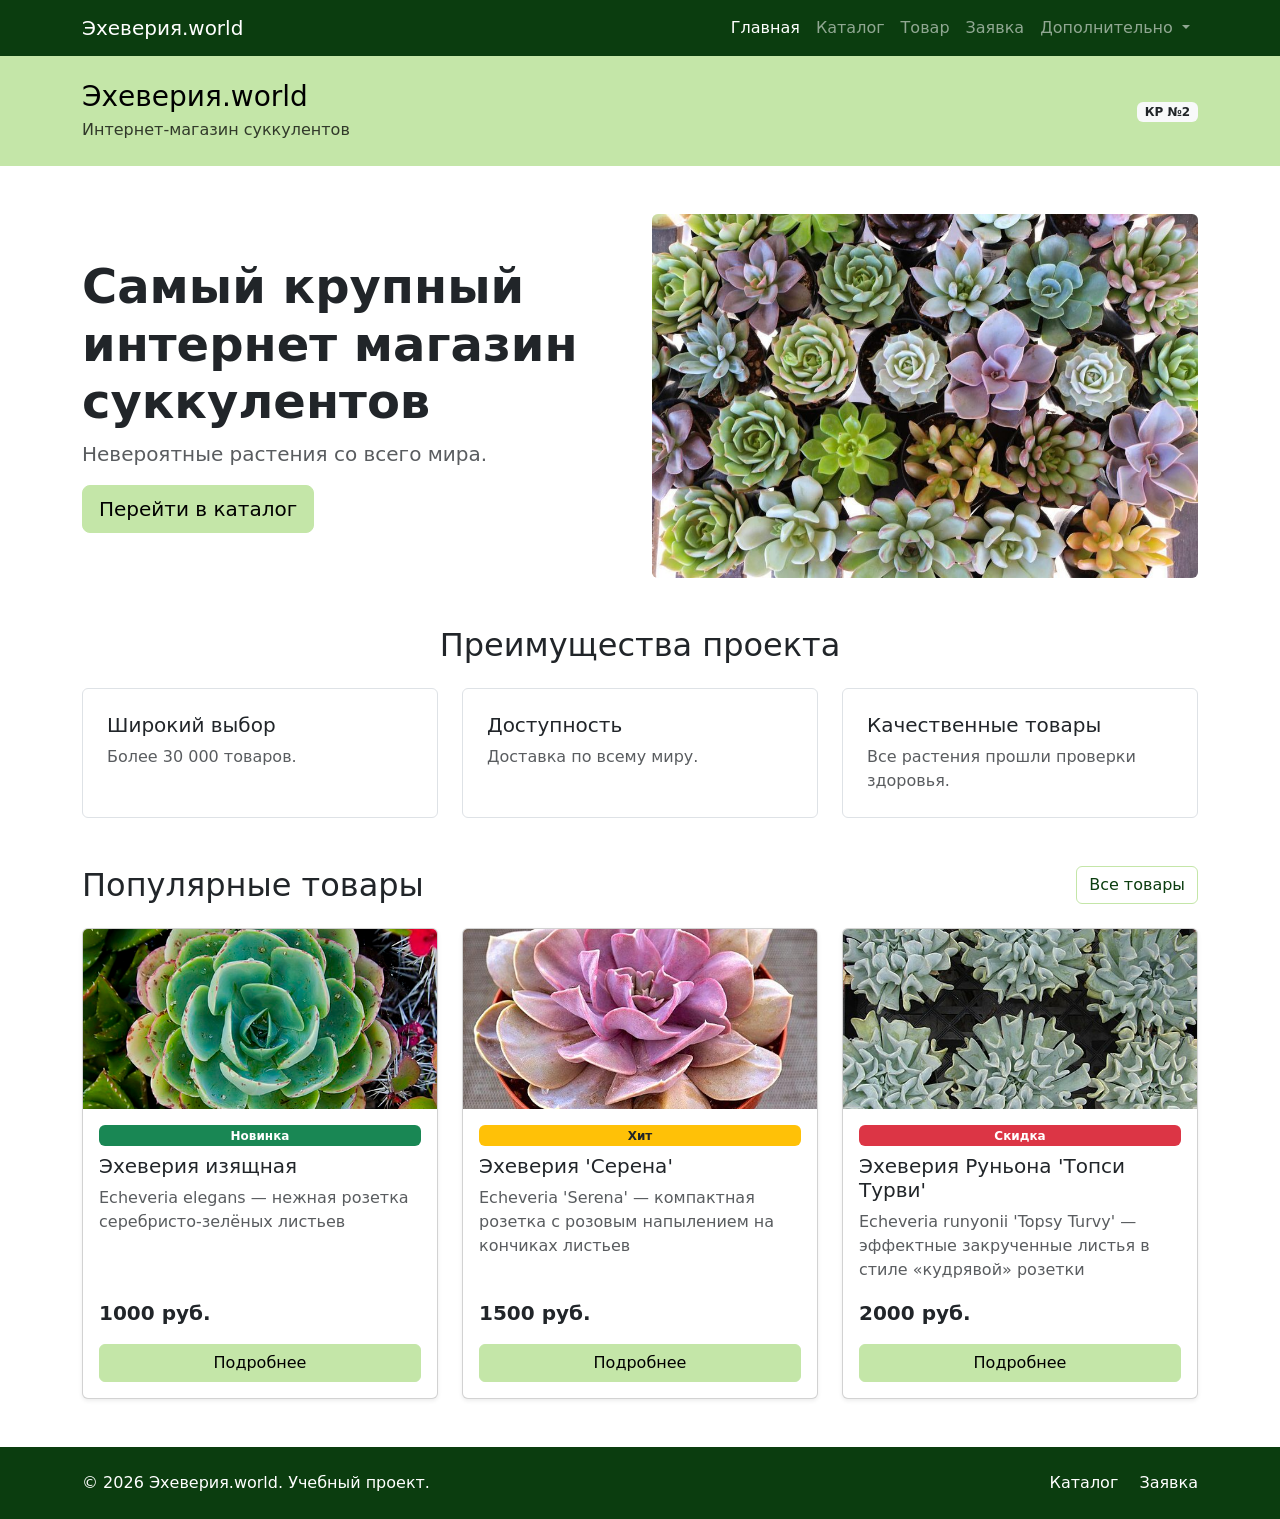
<file: index.html>
<!DOCTYPE html>
<html lang="ru">

<head>
    <meta charset="UTF-8">
    <meta name="viewport" content="width=device-width, initial-scale=1.0">
    <title>Главная — Эхеверия.world</title>
    <link href="https://cdn.jsdelivr.net/npm/bootstrap@5.3.8/dist/css/bootstrap.min.css" rel="stylesheet">
    <link rel="stylesheet" href="css/custom.css">
</head>

<body>
    <nav class="navbar navbar-expand-lg navbar-dark bg-dark">
        <div class="container">
            <a class="navbar-brand" href="index.html">Эхеверия.world</a>
            <button class="navbar-toggler" type="button" data-bs-toggle="collapse" data-bs-target="#mainNavbar"
                aria-controls="mainNavbar" aria-expanded="false" aria-label="Переключить навигацию">
                <span class="navbar-toggler-icon"></span>
            </button>
            <div class="collapse navbar-collapse" id="mainNavbar">
                <ul class="navbar-nav ms-auto">
                    <li class="nav-item">
                        <a class="nav-link active" href="index.html">Главная</a>
                    </li>
                    <li class="nav-item">
                        <a class="nav-link" href="catalog.html">Каталог</a>
                    </li>
                    <li class="nav-item">
                        <a class="nav-link" href="product.html">Товар</a>
                    </li>
                    <li class="nav-item">
                        <a class="nav-link" href="order.html">Заявка</a>
                    </li>
                    <li class="nav-item dropdown">
                        <a class="nav-link dropdown-toggle" href="#" role="button" data-bs-toggle="dropdown"
                            aria-expanded="false">
                            Дополнительно
                        </a>
                        <ul class="dropdown-menu">
                            <li><a class="dropdown-item" href="catalog.html">Все товары</a></li>
                            <li><a class="dropdown-item" href="order.html">Оформить заявку</a></li>
                            <li><a class="dropdown-item" href="index.html#popular">Популярное</a></li>
                        </ul>
                    </li>
                </ul>
            </div>
        </div>
    </nav>

    <header class="bg-primary text-dark py-4">
        <div class="container">
            <div class="row align-items-center">
                <div class="col-12 col-md-8">
                    <h1 class="h3 mb-1">Эхеверия.world</h1>
                    <p class="mb-0 opacity-75">Интернет-магазин суккулентов</p>
                </div>
                <div class="col-12 col-md-4 text-md-end mt-3 mt-md-0">
                    <span class="badge bg-light text-dark">КР №2</span>
                </div>
            </div>
        </div>
    </header>

    <main>
        <section class="container my-5">
            <div class="row align-items-center g-4">
                <div class="col-12 col-lg-6">
                    <h2 class="display-5 fw-bold">Самый крупный интернет магазин суккулентов</h2>
                    <p class="lead text-muted">
                        Невероятные растения со всего мира.
                    </p>
                    <a class="btn btn-primary btn-lg" href="catalog.html">Перейти в каталог</a>
                </div>
                <div class="col-12 col-lg-6">
                    <img src="images/banner.jpg" class="img-fluid rounded" alt="Баннер магазина">
                </div>
            </div>
        </section>

        <section class="container my-5">
            <h2 class="text-center mb-4">Преимущества проекта</h2>
            <div class="row g-4">
                <div class="col-12 col-md-4">
                    <div class="p-4 border rounded h-100 bg-white">
                        <h3 class="h5">Широкий выбор</h3>
                        <p class="mb-0 text-muted">Более 30 000 товаров.</p>
                    </div>
                </div>
                <div class="col-12 col-md-4">
                    <div class="p-4 border rounded h-100 bg-white">
                        <h3 class="h5">Доступность</h3>
                        <p class="mb-0 text-muted">Доставка по всему миру.</p>
                    </div>
                </div>
                <div class="col-12 col-md-4">
                    <div class="p-4 border rounded h-100 bg-white">
                        <h3 class="h5">Качественные товары</h3>
                        <p class="mb-0 text-muted">Все растения прошли проверки здоровья.</p>
                    </div>
                </div>
            </div>
        </section>

        <section class="container my-5" id="popular">
            <div class="d-flex justify-content-between align-items-center mb-4">
                <h2 class="mb-0">Популярные товары</h2>
                <a class="btn btn-outline-primary" href="catalog.html">Все товары</a>
            </div>
            <div class="row g-4">
                <div class="col-12 col-md-6 col-lg-4">
                    <div class="card h-100 shadow-sm">
                        <img src="images/echeveria1.jpg" class="card-img-top" alt="Товар 1">
                        <div class="card-body d-flex flex-column">
                            <span class="badge bg-success mb-2">Новинка</span>
                            <h3 class="card-title h5">Эхеверия изящная</h3>
                            <p class="card-text text-muted">Echeveria elegans — нежная розетка серебристо-зелёных листьев</p>
                            <p class="fw-bold fs-5 mt-auto">1000 руб.</p>
                            <a class="btn btn-primary" href="product.html">Подробнее</a>
                        </div>
                    </div>
                </div>
                <div class="col-12 col-md-6 col-lg-4">
                    <div class="card h-100 shadow-sm">
                        <img src="images/echeveria2.jpg" class="card-img-top" alt="Товар 2">
                        <div class="card-body d-flex flex-column">
                            <span class="badge bg-warning text-dark mb-2">Хит</span>
                            <h3 class="card-title h5">Эхеверия 'Серена'</h3>
                            <p class="card-text text-muted">Echeveria 'Serena' — компактная розетка с розовым напылением на кончиках листьев</p>
                            <p class="fw-bold fs-5 mt-auto">1500 руб.</p>
                            <a class="btn btn-primary" href="product.html">Подробнее</a>
                        </div>
                    </div>
                </div>
                <div class="col-12 col-md-6 col-lg-4">
                    <div class="card h-100 shadow-sm">
                        <img src="images/echeveria3.jpg" class="card-img-top" alt="Товар 3">
                        <div class="card-body d-flex flex-column">
                            <span class="badge bg-danger mb-2">Скидка</span>
                            <h3 class="card-title h5">Эхеверия Руньона 'Топси Турви'</h3>
                            <p class="card-text text-muted">Echeveria runyonii 'Topsy Turvy' — эффектные закрученные листья в стиле «кудрявой» розетки</p>
                            <p class="fw-bold fs-5 mt-auto">2000 руб.</p>
                            <a class="btn btn-primary" href="product.html">Подробнее</a>
                        </div>
                    </div>
                </div>
            </div>
        </section>
    </main>

    <footer class="bg-dark text-white py-4 mt-5">
        <div class="container">
            <div class="row align-items-center g-3">
                <div class="col-12 col-md-6">
                    <p class="mb-0">&copy; 2026 Эхеверия.world. Учебный проект.</p>
                </div>
                <div class="col-12 col-md-6 text-md-end">
                    <a class="text-white text-decoration-none me-3" href="catalog.html">Каталог</a>
                    <a class="text-white text-decoration-none" href="order.html">Заявка</a>
                </div>
            </div>
        </div>
    </footer>

    <script src="https://cdn.jsdelivr.net/npm/bootstrap@5.3.8/dist/js/bootstrap.bundle.min.js"></script>
</body>

</html>
</file>
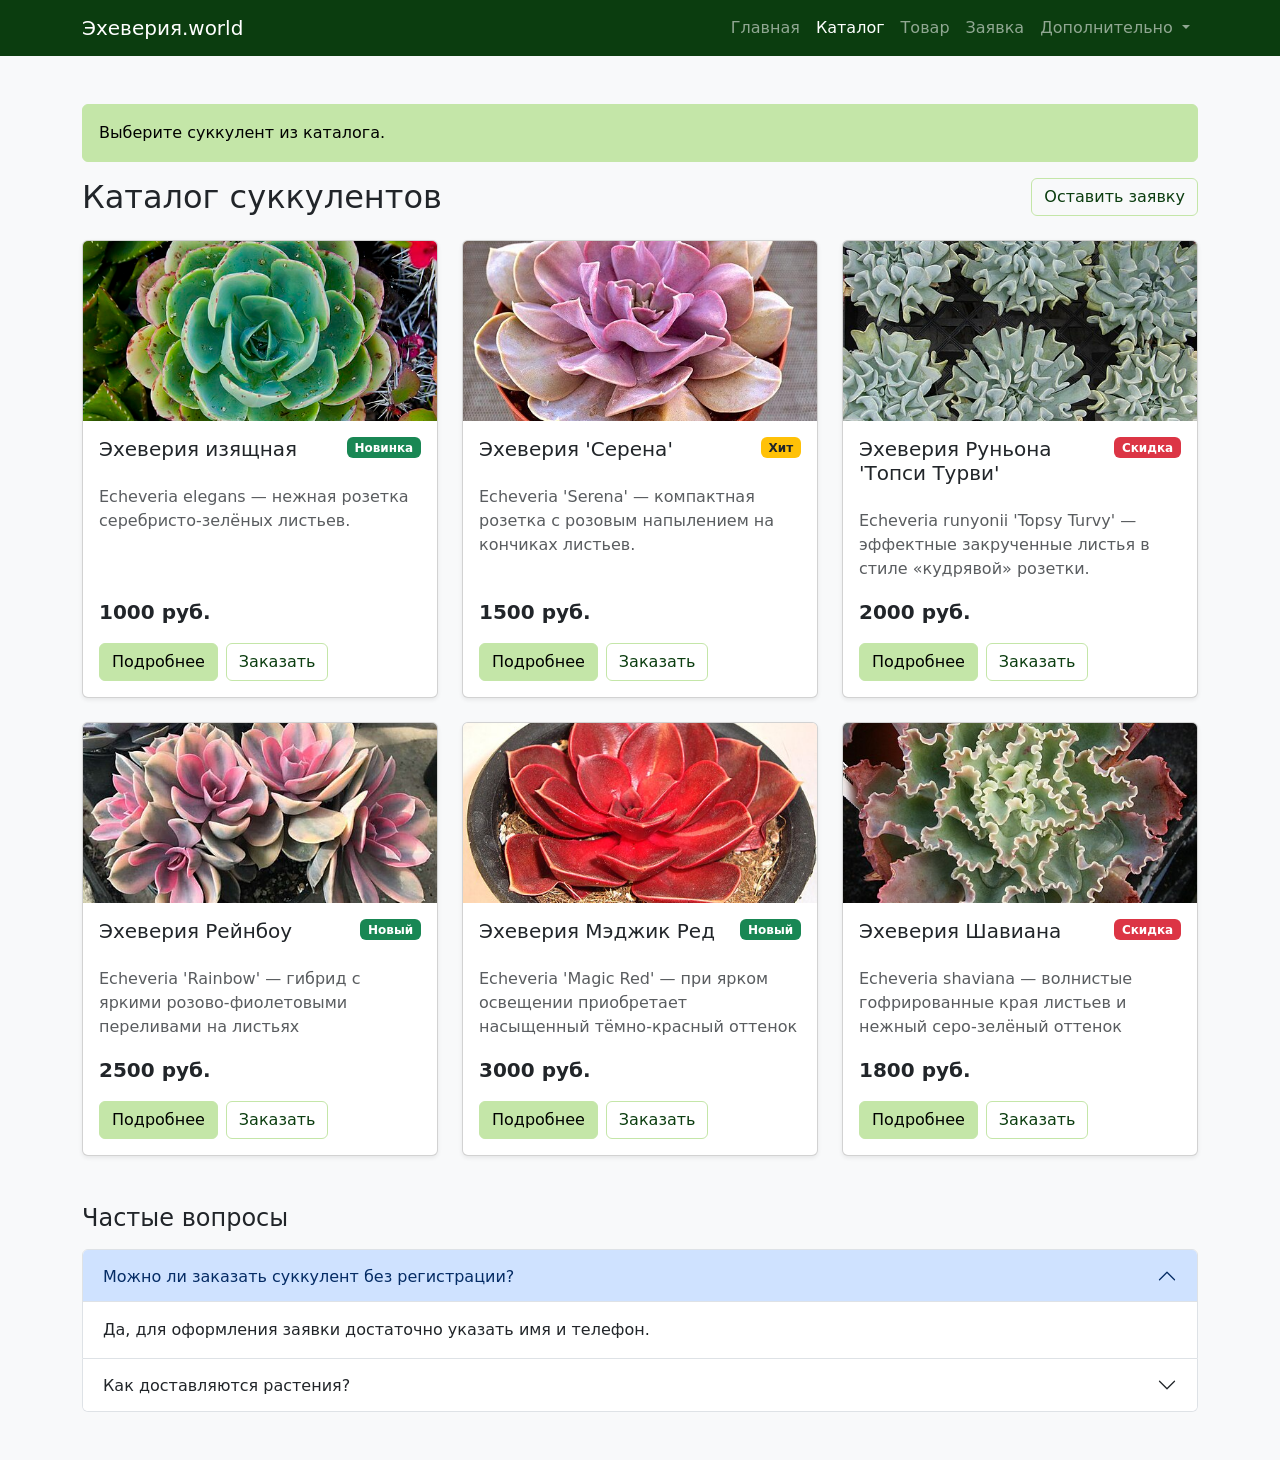
<file: catalog.html>
<!DOCTYPE html>
<html lang="ru">

<head>
    <meta charset="UTF-8">
    <meta name="viewport" content="width=device-width, initial-scale=1.0">
    <title>Каталог — Эхеверия.world</title>
    <link href="https://cdn.jsdelivr.net/npm/bootstrap@5.3.8/dist/css/bootstrap.min.css" rel="stylesheet">
    <link rel="stylesheet" href="css/custom.css">
</head>

<body class="bg-light">
    <nav class="navbar navbar-expand-lg navbar-dark bg-dark">
        <div class="container">
            <a class="navbar-brand" href="index.html">Эхеверия.world</a>
            <button class="navbar-toggler" type="button" data-bs-toggle="collapse" data-bs-target="#mainNavbar"
                aria-controls="mainNavbar" aria-expanded="false" aria-label="Переключить навигацию">
                <span class="navbar-toggler-icon"></span>
            </button>
            <div class="collapse navbar-collapse" id="mainNavbar">
                <ul class="navbar-nav ms-auto">
                    <li class="nav-item">
                        <a class="nav-link" href="index.html">Главная</a>
                    </li>
                    <li class="nav-item">
                        <a class="nav-link active" href="catalog.html">Каталог</a>
                    </li>
                    <li class="nav-item">
                        <a class="nav-link" href="product.html">Товар</a>
                    </li>
                    <li class="nav-item">
                        <a class="nav-link" href="order.html">Заявка</a>
                    </li>
                    <li class="nav-item dropdown">
                        <a class="nav-link dropdown-toggle" href="#" role="button" data-bs-toggle="dropdown"
                            aria-expanded="false">
                            Дополнительно
                        </a>
                        <ul class="dropdown-menu">
                            <li><a class="dropdown-item" href="catalog.html">Все товары</a></li>
                            <li><a class="dropdown-item" href="order.html">Оформить заявку</a></li>
                            <li><a class="dropdown-item" href="index.html#popular">Популярное</a></li>
                        </ul>
                    </li>
                </ul>
            </div>
        </div>
    </nav>

    <main class="container my-5">
        <div class="alert alert-info" role="alert">
            Выберите суккулент из каталога.
        </div>

        <div class="d-flex justify-content-between align-items-center mb-4">
            <h1 class="h2 mb-0">Каталог суккулентов</h1>
            <a class="btn btn-outline-primary" href="order.html">Оставить заявку</a>
        </div>

        <div class="row g-4">
            <!-- Товар 1 -->
            <div class="col-12 col-md-6 col-lg-4">
                <div class="card h-100 shadow-sm">
                    <img src="images/echeveria1.jpg" class="card-img-top" alt="Эхеверия изящная">
                    <div class="card-body d-flex flex-column">
                        <div class="d-flex justify-content-between align-items-start mb-3">
                            <h2 class="card-title h5">Эхеверия изящная</h2>
                            <span class="badge bg-success">Новинка</span>
                        </div>
                        <p class="card-text text-muted">
                            Echeveria elegans — нежная розетка серебристо-зелёных листьев.
                        </p>
                        <p class="fw-bold fs-5 mt-auto">1000 руб.</p>
                        <div class="d-flex gap-2">
                            <a class="btn btn-primary" href="product.html">Подробнее</a>
                            <button class="btn btn-outline-primary" type="button" data-bs-toggle="modal"
                                data-bs-target="#orderModal">Заказать</button>
                        </div>
                    </div>
                </div>
            </div>
            <!-- Товар 2 -->
            <div class="col-12 col-md-6 col-lg-4">
                <div class="card h-100 shadow-sm">
                    <img src="images/echeveria2.jpg" class="card-img-top" alt="Эхеверия 'Серена'">
                    <div class="card-body d-flex flex-column">
                        <div class="d-flex justify-content-between align-items-start mb-3">
                            <h2 class="card-title h5">Эхеверия 'Серена'</h2>
                            <span class="badge bg-warning text-dark">Хит</span>
                        </div>
                        <p class="card-text text-muted">
                            Echeveria 'Serena' — компактная розетка с розовым напылением на кончиках листьев.
                        </p>
                        <p class="fw-bold fs-5 mt-auto">1500 руб.</p>
                        <div class="d-flex gap-2">
                            <a class="btn btn-primary" href="product.html">Подробнее</a>
                            <button class="btn btn-outline-primary" type="button" data-bs-toggle="modal"
                                data-bs-target="#orderModal">Заказать</button>
                        </div>
                    </div>
                </div>
            </div>
            <!-- Товар 3 -->
            <div class="col-12 col-md-6 col-lg-4">
                <div class="card h-100 shadow-sm">
                    <img src="images/echeveria3.jpg" class="card-img-top" alt="Эхеверия Руньона 'Топси Турви'">
                    <div class="card-body d-flex flex-column">
                        <div class="d-flex justify-content-between align-items-start mb-3">
                            <h2 class="card-title h5">Эхеверия Руньона 'Топси Турви'</h2>
                            <span class="badge bg-danger">Скидка</span>
                        </div>
                        <p class="card-text text-muted">
                            Echeveria runyonii 'Topsy Turvy' — эффектные закрученные листья в стиле «кудрявой» розетки.
                        </p>
                        <p class="fw-bold fs-5 mt-auto">2000 руб.</p>
                        <div class="d-flex gap-2">
                            <a class="btn btn-primary" href="product.html">Подробнее</a>
                            <button class="btn btn-outline-primary" type="button" data-bs-toggle="modal"
                                data-bs-target="#orderModal">Заказать</button>
                        </div>
                    </div>
                </div>
            </div>
            <!-- Товар 4 -->
            <div class="col-12 col-md-6 col-lg-4">
                <div class="card h-100 shadow-sm">
                    <img src="images/echeveria4.jpg" class="card-img-top" alt="Товар 4">
                    <div class="card-body d-flex flex-column">
                        <div class="d-flex justify-content-between align-items-start mb-3">
                            <h2 class="card-title h5">Эхеверия Рейнбоу</h2>
                            <span class="badge bg-success">Новый</span>
                        </div>
                        <p class="card-text text-muted">Echeveria 'Rainbow' — гибрид с яркими розово-фиолетовыми переливами на листьях</p>
                        <p class="fw-bold fs-5 mt-auto">2500 руб.</p>
                        <div class="d-flex gap-2">
                            <a class="btn btn-primary" href="product.html">Подробнее</a>
                            <button class="btn btn-outline-primary" type="button" data-bs-toggle="modal"
                                data-bs-target="#orderModal">Заказать</button>
                        </div>
                    </div>
                </div>
            </div>
            <!-- Товар 5 -->
            <div class="col-12 col-md-6 col-lg-4">
                <div class="card h-100 shadow-sm">
                    <img src="images/echeveria5.jpg" class="card-img-top" alt="Товар 5">
                    <div class="card-body d-flex flex-column">
                        <div class="d-flex justify-content-between align-items-start mb-3">
                            <h2 class="card-title h5">Эхеверия Мэджик Ред</h2>
                            <span class="badge bg-success">Новый</span>
                        </div>
                        <p class="card-text text-muted">Echeveria 'Magic Red' — при ярком освещении приобретает насыщенный тёмно-красный оттенок</p>
                        <p class="fw-bold fs-5 mt-auto">3000 руб.</p>
                        <div class="d-flex gap-2">
                            <a class="btn btn-primary" href="product.html">Подробнее</a>
                            <button class="btn btn-outline-primary" type="button" data-bs-toggle="modal"
                                data-bs-target="#orderModal">Заказать</button>
                        </div>
                    </div>
                </div>
            </div>
            <!-- Товар 6 -->
            <div class="col-12 col-md-6 col-lg-4">
                <div class="card h-100 shadow-sm">
                    <img src="images/echeveria6.jpg" class="card-img-top" alt="Товар 6">
                    <div class="card-body d-flex flex-column">
                        <div class="d-flex justify-content-between align-items-start mb-3">
                            <h2 class="card-title h5">Эхеверия Шавиана</h2>
                            <span class="badge bg-danger">Скидка</span>
                        </div>
                        <p class="card-text text-muted">Echeveria shaviana — волнистые гофрированные края листьев и нежный серо-зелёный оттенок</p>
                        <p class="fw-bold fs-5 mt-auto">1800 руб.</p>
                        <div class="d-flex gap-2">
                            <a class="btn btn-primary" href="product.html">Подробнее</a>
                            <button class="btn btn-outline-primary" type="button" data-bs-toggle="modal"
                                data-bs-target="#orderModal">Заказать</button>
                        </div>
                    </div>
                </div>
            </div>
        </div>
    </main>

    <!-- Модальное окно -->
    <div class="modal fade" id="orderModal" tabindex="-1" aria-labelledby="orderModalLabel" aria-hidden="true">
        <div class="modal-dialog">
            <div class="modal-content">
                <div class="modal-header">
                    <h2 class="modal-title h5" id="orderModalLabel">Быстрая заявка</h2>
                    <button type="button" class="btn-close" data-bs-dismiss="modal" aria-label="Закрыть"></button>
                </div>
                <div class="modal-body">
                    <p class="text-muted">Оставьте контактные данные, и менеджер свяжется с вами по поводу выбранного суккулента.</p>
                    <form>
                        <div class="mb-3">
                            <label for="modal-name" class="form-label">Имя</label>
                            <input id="modal-name" name="name" type="text" class="form-control" required>
                        </div>
                        <div class="mb-3">
                            <label for="modal-phone" class="form-label">Телефон</label>
                            <input id="modal-phone" name="phone" type="tel" class="form-control" required>
                        </div>
                        <div class="form-check mb-3">
                            <input id="modal-agree" name="agree" class="form-check-input" type="checkbox" required>
                            <label class="form-check-label" for="modal-agree">Согласен на обработку данных</label>
                        </div>
                    </form>
                </div>
                <div class="modal-footer">
                    <button type="button" class="btn btn-secondary" data-bs-dismiss="modal">Закрыть</button>
                    <button type="button" class="btn btn-primary">Отправить</button>
                </div>
            </div>
        </div>
    </div>

    <!-- Accordion -->
    <section class="container my-5">
        <h2 class="h4 mb-3">Частые вопросы</h2>
        <div class="accordion" id="faqAccordion">
            <div class="accordion-item">
                <h3 class="accordion-header">
                    <button class="accordion-button" type="button" data-bs-toggle="collapse" data-bs-target="#faqOne"
                        aria-expanded="true" aria-controls="faqOne">
                        Можно ли заказать суккулент без регистрации?
                    </button>
                </h3>
                <div id="faqOne" class="accordion-collapse collapse show" data-bs-parent="#faqAccordion">
                    <div class="accordion-body">Да, для оформления заявки достаточно указать имя и телефон.</div>
                </div>
            </div>
            <div class="accordion-item">
                <h3 class="accordion-header">
                    <button class="accordion-button collapsed" type="button" data-bs-toggle="collapse"
                        data-bs-target="#faqTwo" aria-expanded="false" aria-controls="faqTwo">
                        Как доставляются растения?
                    </button>
                </h3>
                <div id="faqTwo" class="accordion-collapse collapse" data-bs-parent="#faqAccordion">
                    <div class="accordion-body">
                        Суккуленты упаковываются в защитную бумагу и доставляются курьером или почтой.
                        В учебном проекте детали доставки не реализуются.
                    </div>
                </div>
            </div>
        </div>
    </section>

    <script src="https://cdn.jsdelivr.net/npm/bootstrap@5.3.8/dist/js/bootstrap.bundle.min.js"></script>
</body>

</html>
</file>
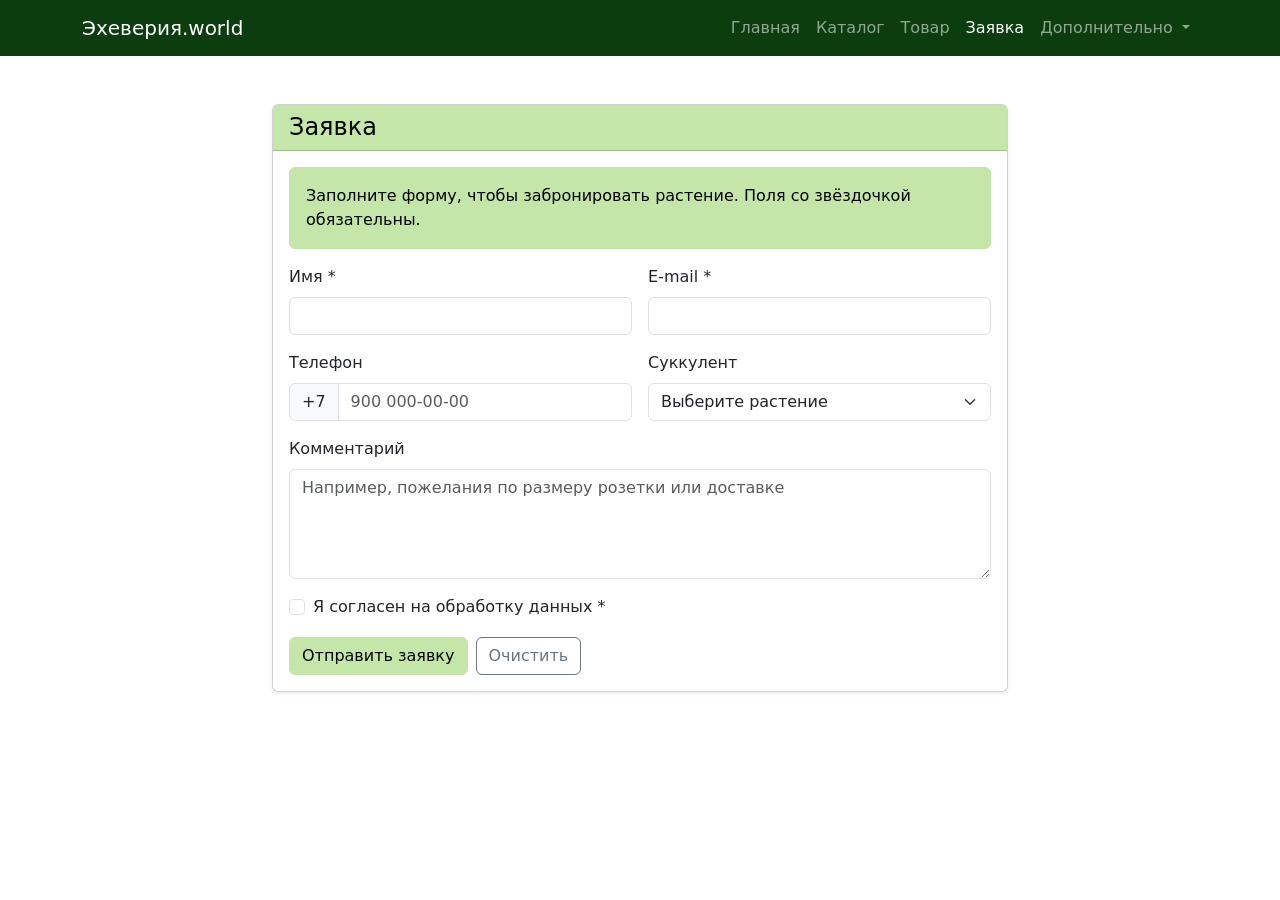
<file: order.html>
<!DOCTYPE html>
<html lang="ru">

<head>
    <meta charset="UTF-8">
    <meta name="viewport" content="width=device-width, initial-scale=1.0">
    <title>Заявка — Эхеверия.world</title>
    <link href="https://cdn.jsdelivr.net/npm/bootstrap@5.3.8/dist/css/bootstrap.min.css" rel="stylesheet">
    <link rel="stylesheet" href="css/custom.css">
</head>

<body>
    <nav class="navbar navbar-expand-lg navbar-dark bg-dark">
        <div class="container">
            <a class="navbar-brand" href="index.html">Эхеверия.world</a>
            <button class="navbar-toggler" type="button" data-bs-toggle="collapse" data-bs-target="#mainNavbar"
                aria-controls="mainNavbar" aria-expanded="false" aria-label="Переключить навигацию">
                <span class="navbar-toggler-icon"></span>
            </button>
            <div class="collapse navbar-collapse" id="mainNavbar">
                <ul class="navbar-nav ms-auto">
                    <li class="nav-item">
                        <a class="nav-link" href="index.html">Главная</a>
                    </li>
                    <li class="nav-item">
                        <a class="nav-link" href="catalog.html">Каталог</a>
                    </li>
                    <li class="nav-item">
                        <a class="nav-link" href="product.html">Товар</a>
                    </li>
                    <li class="nav-item">
                        <a class="nav-link active" href="order.html">Заявка</a>
                    </li>
                    <li class="nav-item dropdown">
                        <a class="nav-link dropdown-toggle" href="#" role="button" data-bs-toggle="dropdown"
                            aria-expanded="false">
                            Дополнительно
                        </a>
                        <ul class="dropdown-menu">
                            <li><a class="dropdown-item" href="catalog.html">Все товары</a></li>
                            <li><a class="dropdown-item" href="order.html">Оформить заявку</a></li>
                            <li><a class="dropdown-item" href="index.html#popular">Популярное</a></li>
                        </ul>
                    </li>
                </ul>
            </div>
        </div>
    </nav>

    <main class="container my-5">
        <div class="row justify-content-center">
            <div class="col-12 col-lg-8">
                <div class="card shadow-sm">
                    <div class="card-header bg-primary text-dark">
                        <h1 class="h4 mb-0">Заявка</h1>
                    </div>
                    <div class="card-body">
                        <div class="alert alert-info" role="alert">
                            Заполните форму, чтобы забронировать растение. Поля со звёздочкой обязательны.
                        </div>
                        <form>
                            <div class="row g-3">
                                <div class="col-12 col-md-6">
                                    <label for="order-name" class="form-label">Имя *</label>
                                    <input id="order-name" name="name" type="text" class="form-control" required>
                                </div>
                                <div class="col-12 col-md-6">
                                    <label for="order-email" class="form-label">E-mail *</label>
                                    <input id="order-email" name="email" type="email" class="form-control" required>
                                </div>
                                <div class="col-12 col-md-6">
                                    <label for="order-phone" class="form-label">Телефон</label>
                                    <div class="input-group">
                                        <span class="input-group-text">+7</span>
                                        <input id="order-phone" name="phone" type="tel" class="form-control"
                                            placeholder="900 000-00-00">
                                    </div>
                                </div>
                                <div class="col-12 col-md-6">
                                    <label for="order-product" class="form-label">Суккулент</label>
                                    <select id="order-product" name="product" class="form-select">
                                        <option selected>Выберите растение</option>
                                        <option value="product-1">Эхеверия изящная — 1000 руб.</option>
                                        <option value="product-2">Эхеверия 'Серена' — 1500 руб.</option>
                                        <option value="product-3">Эхеверия Руньона 'Топси Турви' — 2000 руб.</option>
                                        <option value="product-4">Эхеверия Рейнбоу — 2500 руб.</option>
                                        <option value="product-5">Эхеверия Мэджик Ред — 3000 руб.</option>
                                        <option value="product-6">Эхеверия Шавиана — 1800 руб.</option>
                                    </select>
                                </div>
                                <div class="col-12">
                                    <label for="order-comment" class="form-label">Комментарий</label>
                                    <textarea id="order-comment" name="comment" class="form-control" rows="4"
                                        placeholder="Например, пожелания по размеру розетки или доставке"></textarea>
                                </div>
                                <div class="col-12">
                                    <div class="form-check">
                                        <input id="order-agree" name="agree" class="form-check-input" type="checkbox"
                                            required>
                                        <label class="form-check-label" for="order-agree">
                                            Я согласен на обработку данных *
                                        </label>
                                    </div>
                                </div>
                                <div class="col-12 d-flex gap-2">
                                    <button class="btn btn-primary" type="submit">Отправить заявку</button>
                                    <button class="btn btn-outline-secondary" type="reset">Очистить</button>
                                </div>
                            </div>
                        </form>
                    </div>
                </div>
            </div>
        </div>
    </main>

    <script src="https://cdn.jsdelivr.net/npm/bootstrap@5.3.8/dist/js/bootstrap.bundle.min.js"></script>
</body>

</html>
</file>
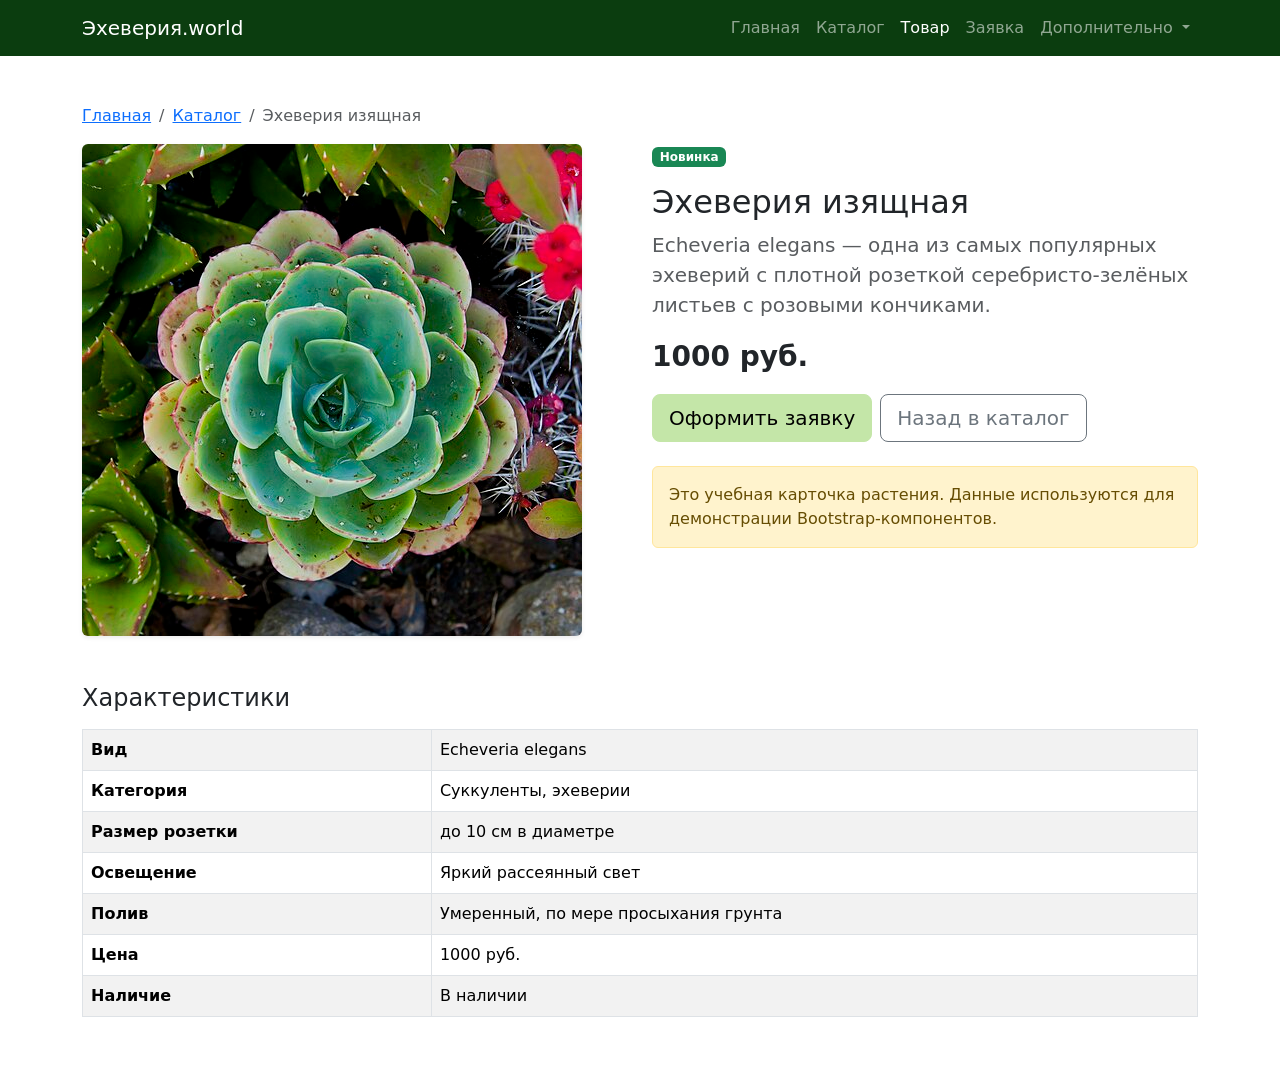
<file: product.html>
<!DOCTYPE html>
<html lang="ru">

<head>
    <meta charset="UTF-8">
    <meta name="viewport" content="width=device-width, initial-scale=1.0">
    <title>Эхеверия изящная — Эхеверия.world</title>
    <link href="https://cdn.jsdelivr.net/npm/bootstrap@5.3.8/dist/css/bootstrap.min.css" rel="stylesheet">
    <link rel="stylesheet" href="css/custom.css">
</head>

<body>
    <nav class="navbar navbar-expand-lg navbar-dark bg-dark">
        <div class="container">
            <a class="navbar-brand" href="index.html">Эхеверия.world</a>
            <button class="navbar-toggler" type="button" data-bs-toggle="collapse" data-bs-target="#mainNavbar"
                aria-controls="mainNavbar" aria-expanded="false" aria-label="Переключить навигацию">
                <span class="navbar-toggler-icon"></span>
            </button>
            <div class="collapse navbar-collapse" id="mainNavbar">
                <ul class="navbar-nav ms-auto">
                    <li class="nav-item">
                        <a class="nav-link" href="index.html">Главная</a>
                    </li>
                    <li class="nav-item">
                        <a class="nav-link" href="catalog.html">Каталог</a>
                    </li>
                    <li class="nav-item">
                        <a class="nav-link active" href="product.html">Товар</a>
                    </li>
                    <li class="nav-item">
                        <a class="nav-link" href="order.html">Заявка</a>
                    </li>
                    <li class="nav-item dropdown">
                        <a class="nav-link dropdown-toggle" href="#" role="button" data-bs-toggle="dropdown"
                            aria-expanded="false">
                            Дополнительно
                        </a>
                        <ul class="dropdown-menu">
                            <li><a class="dropdown-item" href="catalog.html">Все товары</a></li>
                            <li><a class="dropdown-item" href="order.html">Оформить заявку</a></li>
                            <li><a class="dropdown-item" href="index.html#popular">Популярное</a></li>
                        </ul>
                    </li>
                </ul>
            </div>
        </div>
    </nav>

    <main class="container my-5">
        <nav aria-label="breadcrumb">
            <ol class="breadcrumb">
                <li class="breadcrumb-item"><a href="index.html">Главная</a></li>
                <li class="breadcrumb-item"><a href="catalog.html">Каталог</a></li>
                <li class="breadcrumb-item active" aria-current="page">Эхеверия изящная</li>
            </ol>
        </nav>

        <div class="row g-4">
            <div class="col-12 col-lg-6">
                <img src="images/echeveria1.jpg" class="img-fluid rounded shadow-sm" alt="Эхеверия изящная">
            </div>
            <div class="col-12 col-lg-6">
                <span class="badge bg-success mb-3">Новинка</span>
                <h1 class="h2">Эхеверия изящная</h1>
                <p class="lead text-muted">
                    Echeveria elegans — одна из самых популярных эхеверий с плотной розеткой
                    серебристо-зелёных листьев с розовыми кончиками.
                </p>
                <p class="fs-3 fw-bold">1000 руб.</p>
                <div class="d-flex gap-2 mb-4">
                    <a class="btn btn-primary btn-lg" href="order.html">Оформить заявку</a>
                    <a class="btn btn-outline-secondary btn-lg" href="catalog.html">Назад в каталог</a>
                </div>
                <div class="alert alert-warning" role="alert">
                    Это учебная карточка растения. Данные используются для демонстрации Bootstrap-компонентов.
                </div>
            </div>
        </div>

        <section class="mt-5">
            <h2 class="h4 mb-3">Характеристики</h2>
            <div class="table-responsive">
                <table class="table table-striped table-bordered align-middle">
                    <tbody>
                        <tr>
                            <th scope="row">Вид</th>
                            <td>Echeveria elegans</td>
                        </tr>
                        <tr>
                            <th scope="row">Категория</th>
                            <td>Суккуленты, эхеверии</td>
                        </tr>
                        <tr>
                            <th scope="row">Размер розетки</th>
                            <td>до 10 см в диаметре</td>
                        </tr>
                        <tr>
                            <th scope="row">Освещение</th>
                            <td>Яркий рассеянный свет</td>
                        </tr>
                        <tr>
                            <th scope="row">Полив</th>
                            <td>Умеренный, по мере просыхания грунта</td>
                        </tr>
                        <tr>
                            <th scope="row">Цена</th>
                            <td>1000 руб.</td>
                        </tr>
                        <tr>
                            <th scope="row">Наличие</th>
                            <td>В наличии</td>
                        </tr>
                    </tbody>
                </table>
            </div>
        </section>
    </main>

    <script src="https://cdn.jsdelivr.net/npm/bootstrap@5.3.8/dist/js/bootstrap.bundle.min.js"></script>
</body>

</html>
</file>
<file: css/custom.css>
body {
  min-height: 100vh;
}

.placeholder-box {
  min-height: 240px;
}

.placeholder-image {
  min-height: 320px;
}

.card-img-top {
  height: 180px;
  object-fit: cover;
}

/* Замена синего (primary) на салатовый */
.bg-primary {
  background-color: #c4e6a8 !important;
  color: #000 !important;
}
.text-primary {
  color: #0b3d0f !important;
}
.btn-primary {
  background-color: #c4e6a8 !important;
  border-color: #c4e6a8 !important;
  color: #000 !important;
}
.btn-primary:hover {
  background-color: #c4e6a8 !important;
  border-color: #c4e6a8 !important;
}
.btn-outline-primary {
  color: #0b3d0f!important;
  border-color: #c4e6a8 !important;
}
.btn-outline-primary:hover {
  background-color: #c4e6a8 !important;
  color: #000 !important;
}
.alert-info {
  background-color: #c4e6a8 !important;
  border-color: #c4e6a8 !important;
  color: #000 !important;
}

/* Замена тёмно-синего/тёмно-серого (dark) на тёмно-зелёный */
.bg-dark {
  background-color: #0b3d0f !important;
}
</file>
